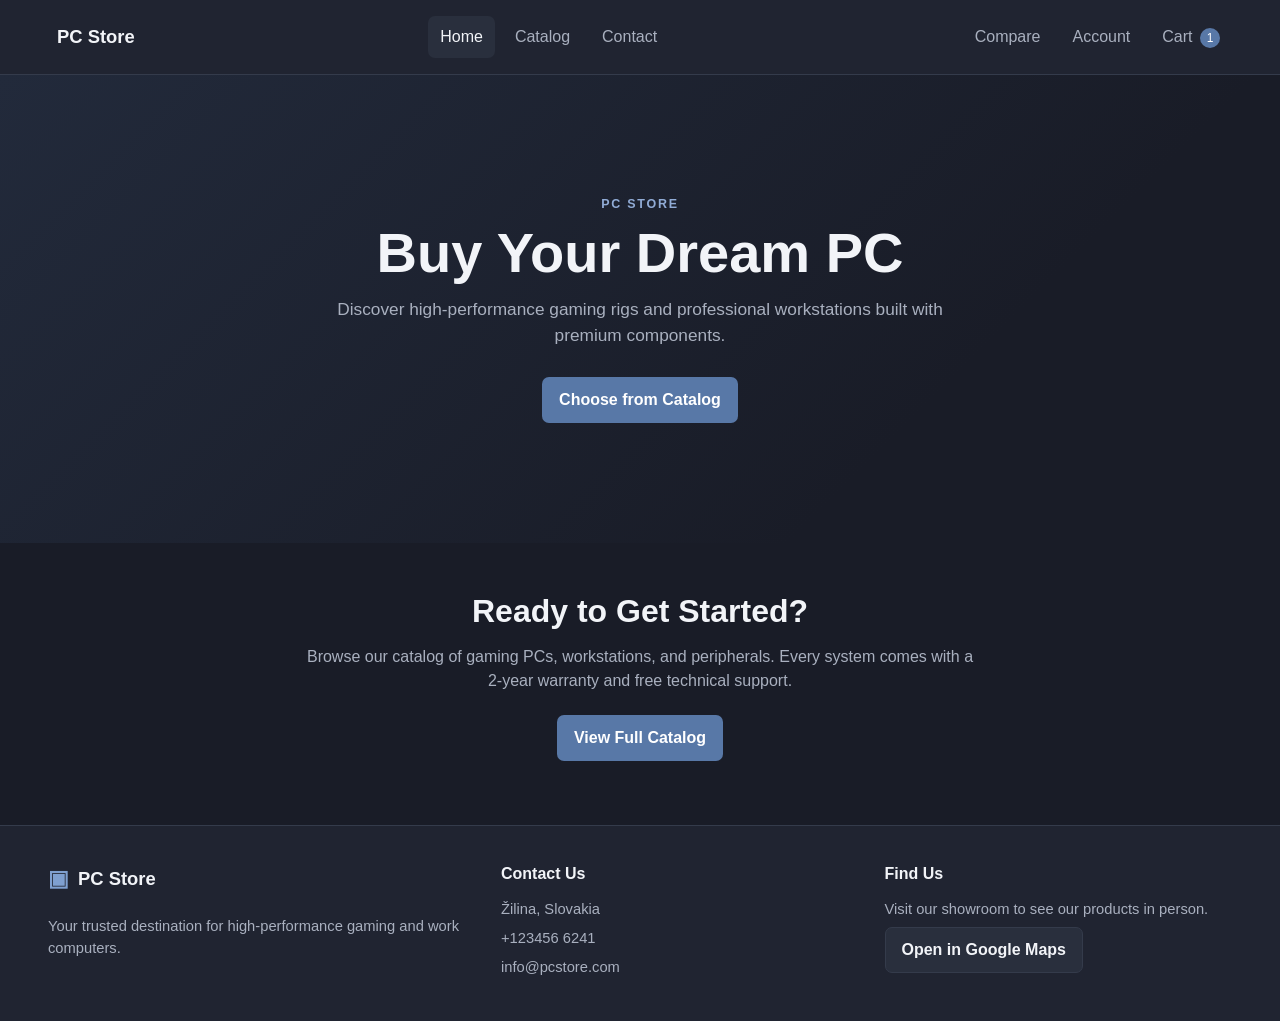
<file: html/index.html>
<!doctype html>
<html lang="en">
<head>
  <meta charset="utf-8">
  <meta name="viewport" content="width=device-width, initial-scale=1">
  <title>PC Store | Home</title>
  <link rel="stylesheet" href="style.css">
</head>
<body>
<header class="site-header">
  <a class="brand" href="index.html"><span class="brand-icon"></span> PC Store</a>
  <nav class="main-nav" aria-label="Main navigation">
    <a class="active" href="index.html">Home</a>
    <a href="catalog.html">Catalog</a>
    <a href="#contact">Contact</a>
  </nav>
  <nav class="user-nav" aria-label="Store actions">
    <a href="catalog.html">Compare</a>
    <a href="#account">Account</a>
    <a href="#cart">Cart <span class="cart-count">1</span></a>
  </nav>
</header>

<main>
  <section class="hero">
    <div class="hero-inner">
      <p class="eyebrow">PC STORE</p>
      <h1>Buy Your Dream PC</h1>
      <p class="hero-copy">Discover high-performance gaming rigs and professional workstations built with premium components.</p>
      <a class="button primary" href="catalog.html">Choose from Catalog</a>
    </div>
  </section>



  <section class="cta container">
    <h2>Ready to Get Started?</h2>
    <p>Browse our catalog of gaming PCs, workstations, and peripherals. Every system comes with a 2-year warranty and free technical support.</p>
    <a class="button primary" href="catalog.html">View Full Catalog</a>
  </section>
</main>

<footer class="site-footer" id="contact">
  <div><a class="brand" href="index.html"><span class="brand-icon">▣</span> PC Store</a><p>Your trusted destination for high-performance gaming and work computers.</p></div>
  <div><h2>Contact Us</h2><p>Žilina, Slovakia</p><p>+123456 6241</p><p>info@pcstore.com</p></div>
  <div><h2>Find Us</h2><p>Visit our showroom to see our products in person.</p><a class="button secondary" href="#contact">Open in Google Maps</a></div>
</footer>
</body>
</html>
</file>
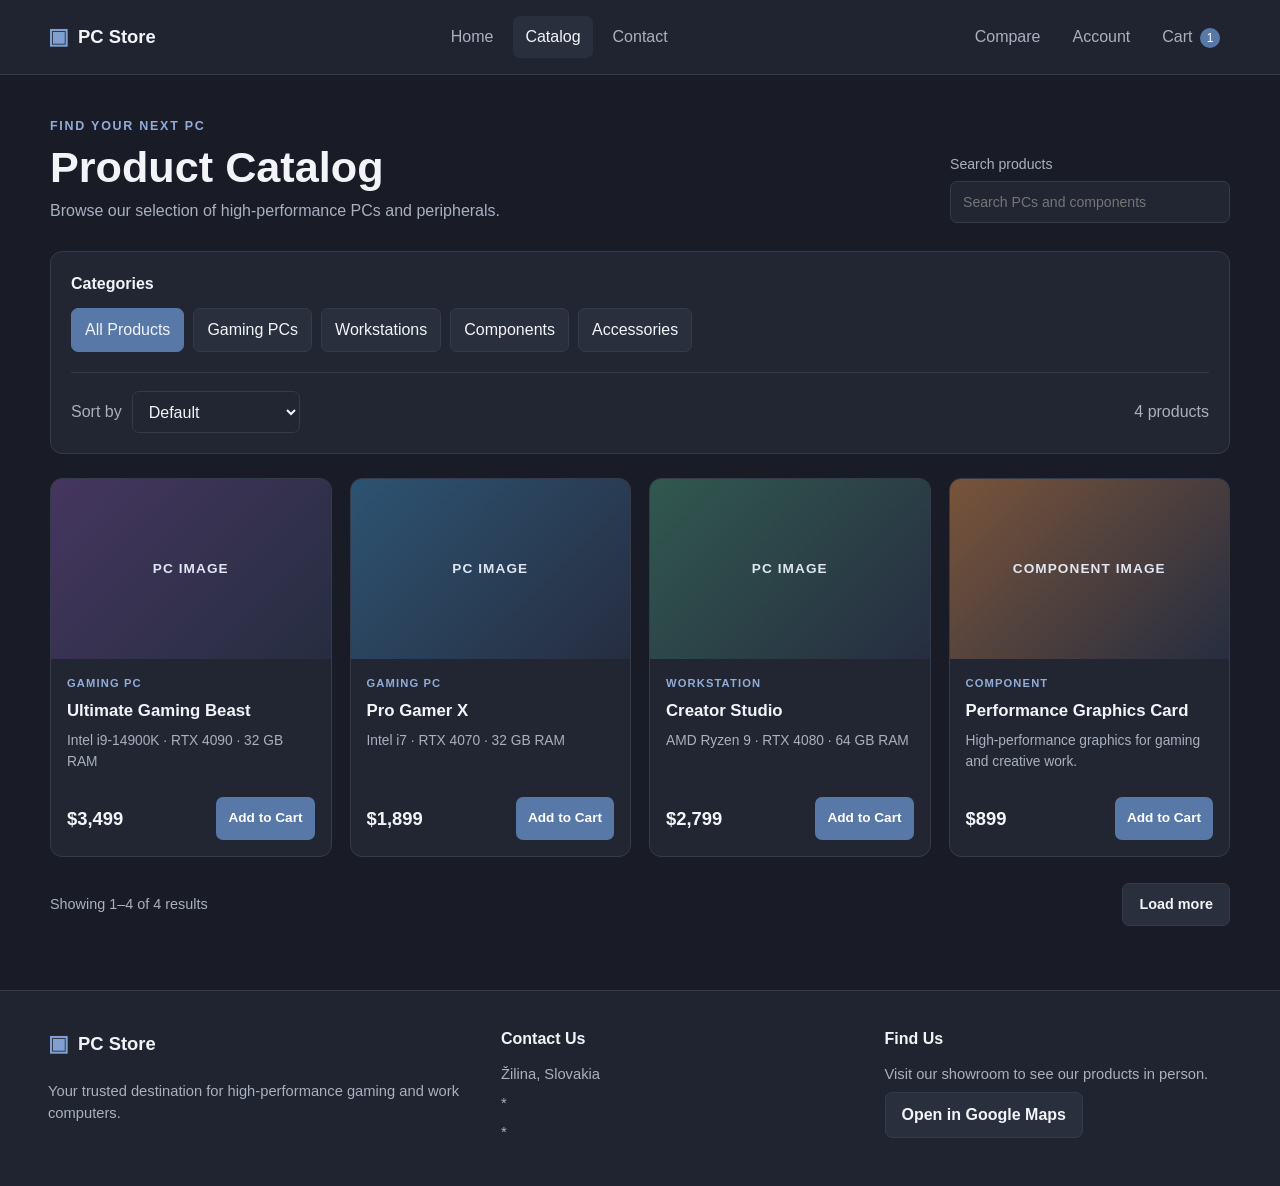
<file: html/catalog.html>
<!doctype html>
<html lang="en">
<head>
    <meta charset="utf-8">
    <meta name="viewport" content="width=device-width, initial-scale=1">
    <title>PC Store | Catalog</title>
    <link rel="stylesheet" href="style.css">
</head>
<body>
<header class="site-header">
    <a class="brand" href="index.html"><span class="brand-icon">▣</span> PC Store</a>
    <nav class="main-nav" aria-label="Main navigation">
        <a href="index.html">Home</a>
        <a class="active" href="catalog.html">Catalog</a>
        <a href="#contact">Contact</a>
    </nav>
    <nav class="user-nav" aria-label="Store actions">
        <a href="#compare">Compare</a>
        <a href="#account">Account</a>
        <a href="#cart">Cart <span class="cart-count">1</span></a>
    </nav>
</header>


<main class="container catalog-page">
    <div class="page-heading">
        <div><p class="eyebrow">FIND YOUR NEXT PC</p><h1>Product Catalog</h1><p class="muted">Browse our selection of high-performance PCs and peripherals.</p></div>
        <label class="search-label">Search products <input type="search" placeholder="Search PCs and components"></label>
    </div>

    <section class="filter-panel" aria-label="Catalog filters">
        <h2>Categories</h2>
        <div class="filter-buttons">
            <button class="filter-button selected" type="button">All Products</button>
            <button class="filter-button" type="button">Gaming PCs</button>
            <button class="filter-button" type="button">Workstations</button>
            <button class="filter-button" type="button">Components</button>
            <button class="filter-button" type="button">Accessories</button>
        </div>
        <div class="catalog-toolbar">
            <label>Sort by
                <select>
                    <option>Default</option>
                    <option>Price: low to high</option>
                    <option>Price: high to low</option>
                    <option>Newest</option>
                </select>
            </label>
            <span class="muted">4 products</span>
        </div>
    </section>


    <section class="product-grid" aria-label="Products">
        <article class="product-card">
            <div class="product-image image-purple"><span>PC IMAGE</span></div>
            <div class="product-info"><p class="product-category">GAMING PC</p><h2>Ultimate Gaming Beast</h2><p class="specs">Intel i9-14900K · RTX 4090 · 32 GB RAM</p><div class="product-bottom"><strong>$3,499</strong><button class="button primary" type="button">Add to Cart</button></div></div>
        </article>
        <article class="product-card">
            <div class="product-image image-blue"><span>PC IMAGE</span></div>
            <div class="product-info"><p class="product-category">GAMING PC</p><h2>Pro Gamer X</h2><p class="specs">Intel i7 · RTX 4070 · 32 GB RAM</p><div class="product-bottom"><strong>$1,899</strong><button class="button primary" type="button">Add to Cart</button></div></div>
        </article>
        <article class="product-card">
            <div class="product-image image-green"><span>PC IMAGE</span></div>
            <div class="product-info"><p class="product-category">WORKSTATION</p><h2>Creator Studio</h2><p class="specs">AMD Ryzen 9 · RTX 4080 · 64 GB RAM</p><div class="product-bottom"><strong>$2,799</strong><button class="button primary" type="button">Add to Cart</button></div></div>
        </article>
        <article class="product-card">
            <div class="product-image image-orange"><span>COMPONENT IMAGE</span></div>
            <div class="product-info"><p class="product-category">COMPONENT</p><h2>Performance Graphics Card</h2><p class="specs">High-performance graphics for gaming and creative work.</p><div class="product-bottom"><strong>$899</strong><button class="button primary" type="button">Add to Cart</button></div></div>
        </article>
    </section>

    <div class="pagination"><span>Showing 1–4 of 4 results</span><button class="button secondary" type="button">Load more</button></div>
</main>



<footer class="site-footer" id="contact">
    <div><a class="brand" href="index.html"><span class="brand-icon">▣</span> PC Store</a><p>Your trusted destination for high-performance gaming and work computers.</p></div>
    <div><h2>Contact Us</h2><p>Žilina, Slovakia</p><p>*</p><p>*</p></div>
    <div><h2>Find Us</h2><p>Visit our showroom to see our products in person.</p><a class="button secondary" href="#contact">Open in Google Maps</a></div>
</footer>
</body>
</html>
</file>
<file: html/style.css>
:root {
    --page: #191c27;
    --surface: #222633;
    --surface-light: #292f3d;
    --text: #f2f4f8;
    --muted: #a9b0bf;
    --blue: #5878a7;
    --blue-hover: #6c8cbb;
    --border: #343b4b;
}

* {
    box-sizing: border-box;
}

html {
    scroll-behavior: smooth;
}

body {
    margin: 0;
    background: var(--page);
    color: var(--text);
    font-family: Arial, Helvetica, sans-serif;
    line-height: 1.5;
}

a {
    color: inherit;
    text-decoration: none;
}

button, input, select {
    font: inherit;
}

button, select, input {
    max-width: 100%;
}

.site-header {
    display: flex;
    align-items: center;
    justify-content: space-between;
    gap: 24px;
    padding: 16px clamp(18px, 4vw, 48px);
    background: #202431;
    border-bottom: 1px solid var(--border);
}

.brand {
    display: inline-flex;
    align-items: center;
    gap: 9px;
    white-space: nowrap;
    font-size: 1.15rem;
    font-weight: 700;
}

.brand-icon {
    color: #7fa0d0;
    font-size: 1.4rem;
}

.main-nav, .user-nav {
    display: flex;
    align-items: center;
    gap: 8px;
}

.main-nav a, .user-nav a {
    padding: 9px 12px;
    border-radius: 7px;
    color: var(--muted);
}

.main-nav a:hover, .user-nav a:hover, .main-nav a.active {
    color: var(--text);
    background: var(--surface-light);
}

.cart-count {
    display: inline-grid;
    place-items: center;
    min-width: 20px;
    height: 20px;
    margin-left: 3px;
    border-radius: 50%;
    background: var(--blue);
    color: white;
    font-size: .75rem;
}

.hero {
    padding: clamp(64px, 10vw, 120px) 20px;
    text-align: center;
    background: linear-gradient(135deg, #222a3b, #191c27 72%);
}

.hero-inner {
    max-width: 760px;
    margin: auto;
}

.eyebrow {
    margin: 0 0 8px;
    color: #91acd6;
    font-size: .78rem;
    font-weight: 700;
    letter-spacing: .14em;
}

h1, h2, p {
    margin-top: 0;
}

h1 {
    margin-bottom: 14px;
    font-size: clamp(2rem, 5vw, 3.5rem);
    line-height: 1.1;
}

.hero-copy {
    max-width: 640px;
    margin: 0 auto 28px;
    color: var(--muted);
    font-size: 1.08rem;
}

.button {
    display: inline-flex;
    justify-content: center;
    align-items: center;
    min-height: 42px;
    padding: 10px 16px;
    border: 1px solid transparent;
    border-radius: 7px;
    cursor: pointer;
    font-weight: 700;
}

.primary {
    background: var(--blue);
    color: white;
}

.primary:hover {
    background: var(--blue-hover);
}

.secondary {
    border-color: var(--border);
    background: var(--surface-light);
    color: var(--text);
}

.container {
    width: min(1180px, calc(100% - 40px));
    margin-inline: auto;
}

.stats {
    display: grid;
    grid-template-columns: repeat(4, minmax(0, 1fr));
    gap: 16px;
    padding-block: 36px;
}

.stat-card {
    display: flex;
    flex-direction: column;
    align-items: center;
    gap: 5px;
    padding: 22px 12px;
    border: 1px solid var(--border);
    border-radius: 12px;
    background: var(--surface);
    text-align: center;
}

.stat-icon {
    color: #91acd6;
    font-size: 1.5rem;
}

.stat-card strong {
    font-size: 1.35rem;
}

.stat-card span:last-child {
    color: var(--muted);
    font-size: .9rem;
}

.cta {
    padding: 44px 20px 64px;
    text-align: center;
}

.cta h2 {
    margin-bottom: 10px;
    font-size: clamp(1.5rem, 3vw, 2rem);
}

.cta p {
    max-width: 680px;
    margin: 0 auto 22px;
    color: var(--muted);
}

.site-footer {
    display: grid;
    grid-template-columns: 1.2fr 1fr 1fr;
    gap: 36px;
    padding: 36px clamp(20px, 4vw, 48px);
    background: #202431;
    border-top: 1px solid var(--border);
}

.site-footer h2 {
    margin: 0 0 12px;
    font-size: 1rem;
}

.site-footer p {
    margin: 7px 0;
    color: var(--muted);
    font-size: .92rem;
}

.site-footer .brand {
    margin-bottom: 12px;
}

.catalog-page {
    padding-block: 42px 64px;
}

.page-heading {
    display: flex;
    justify-content: space-between;
    align-items: end;
    gap: 24px;
    margin-bottom: 28px;
}

.page-heading h1 {
    margin-bottom: 8px;
    font-size: clamp(2rem, 4vw, 2.7rem);
}

.muted {
    color: var(--muted);
}

.page-heading .muted {
    margin-bottom: 0;
}

.search-label {
    display: grid;
    gap: 6px;
    min-width: min(280px, 100%);
    color: var(--muted);
    font-size: .88rem;
}

input, select {
    min-height: 42px;
    padding: 9px 12px;
    border: 1px solid var(--border);
    border-radius: 7px;
    background: var(--surface);
    color: var(--text);
}

.filter-panel {
    margin-bottom: 24px;
    padding: 20px;
    border: 1px solid var(--border);
    border-radius: 12px;
    background: var(--surface);
}

.filter-panel h2 {
    margin-bottom: 12px;
    font-size: 1rem;
}

.filter-buttons {
    display: flex;
    flex-wrap: wrap;
    gap: 9px;
}

.filter-button {
    padding: 9px 13px;
    border: 1px solid var(--border);
    border-radius: 7px;
    background: var(--surface-light);
    color: var(--text);
    cursor: pointer;
}

.filter-button.selected {
    border-color: var(--blue);
    background: var(--blue);
}

.catalog-toolbar {
    display: flex;
    align-items: center;
    gap: 16px;
    margin-top: 20px;
    padding-top: 18px;
    border-top: 1px solid var(--border);
}

.catalog-toolbar label {
    display: flex;
    align-items: center;
    gap: 10px;
    color: var(--muted);
}

.catalog-toolbar .muted {
    margin-left: auto;
}

.product-grid {
    display: grid;
    grid-template-columns: repeat(4, minmax(0, 1fr));
    gap: 18px;
}

.product-card {
    min-width: 0;
    overflow: hidden;
    border: 1px solid var(--border);
    border-radius: 12px;
    background: var(--surface);
}

.product-image {
    display: grid;
    place-items: center;
    min-height: 180px;
    padding: 20px;
    color: #e0e7f2;
    font-size: .85rem;
    font-weight: 700;
    letter-spacing: .08em;
}

.image-purple {
    background: linear-gradient(135deg, #45365f, #262d40);
}

.image-blue {
    background: linear-gradient(135deg, #2d5372, #262d40);
}

.image-green {
    background: linear-gradient(135deg, #31584f, #262d40);
}

.image-orange {
    background: linear-gradient(135deg, #79543a, #262d40);
}

.product-info {
    padding: 16px;
}

.product-category {
    margin-bottom: 6px;
    color: #91acd6;
    font-size: .7rem;
    font-weight: 700;
    letter-spacing: .1em;
}

.product-info h2 {
    margin-bottom: 8px;
    font-size: 1.05rem;
}

.specs {
    min-height: 48px;
    margin-bottom: 18px;
    color: var(--muted);
    font-size: .86rem;
}

.product-bottom {
    display: flex;
    flex-wrap: wrap;
    align-items: center;
    justify-content: space-between;
    gap: 10px;
}

.product-bottom strong {
    font-size: 1.15rem;
}

.product-bottom .button {
    padding-inline: 11px;
    font-size: .85rem;
}

.pagination {
    display: flex;
    align-items: center;
    justify-content: space-between;
    gap: 16px;
    margin-top: 26px;
    color: var(--muted);
    font-size: .9rem;
}

@media (max-width: 900px) {
    .site-header {
        flex-wrap: wrap;
        gap: 12px 20px;
    }

    .main-nav {
        order: 3;
        width: 100%;
        justify-content: center;
    }

    .user-nav {
        margin-left: auto;
    }

    .product-grid {
        grid-template-columns: repeat(2, minmax(0, 1fr));
    }

    .site-footer {
        grid-template-columns: repeat(2, minmax(0, 1fr));
    }

    .site-footer > div:first-child {
        grid-column: 1 / -1;
    }
}

@media (max-width: 560px) {
    .site-header {
        justify-content: center;
        padding: 14px 12px;
    }

    .brand {
        width: 100%;
        justify-content: center;
    }

    .main-nav, .user-nav {
        justify-content: center;
        flex-wrap: wrap;
        width: 100%;
        gap: 4px;
    }

    .main-nav a, .user-nav a {
        padding: 8px;
        font-size: .9rem;
    }

    .container {
        width: min(100% - 24px, 1180px);
    }

    .hero {
        padding: 60px 18px;
    }

    .stats {
        grid-template-columns: repeat(2, minmax(0, 1fr));
        gap: 10px;
        padding-block: 20px;
    }

    .stat-card {
        padding: 16px 8px;
    }

    .page-heading {
        align-items: stretch;
        flex-direction: column;
    }

    .search-label {
        min-width: 0;
    }

    .filter-panel {
        padding: 14px;
    }

    .catalog-toolbar {
        align-items: stretch;
        flex-direction: column;
    }

    .catalog-toolbar label {
        align-items: stretch;
        flex-direction: column;
    }

    .catalog-toolbar .muted {
        margin-left: 0;
    }

    .product-grid {
        grid-template-columns: 1fr;
    }

    .product-image {
        min-height: 150px;
    }

    .product-bottom {
        align-items: stretch;
    }

    .product-bottom .button {
        flex: 1;
    }

    .site-footer {
        grid-template-columns: 1fr;
        gap: 24px;
        padding: 28px 20px;
    }

    .site-footer > div:first-child {
        grid-column: auto;
    }

    .pagination {
        align-items: stretch;
        flex-direction: column;
    }

    .pagination .button {
        width: 100%;
    }
}
</file>
